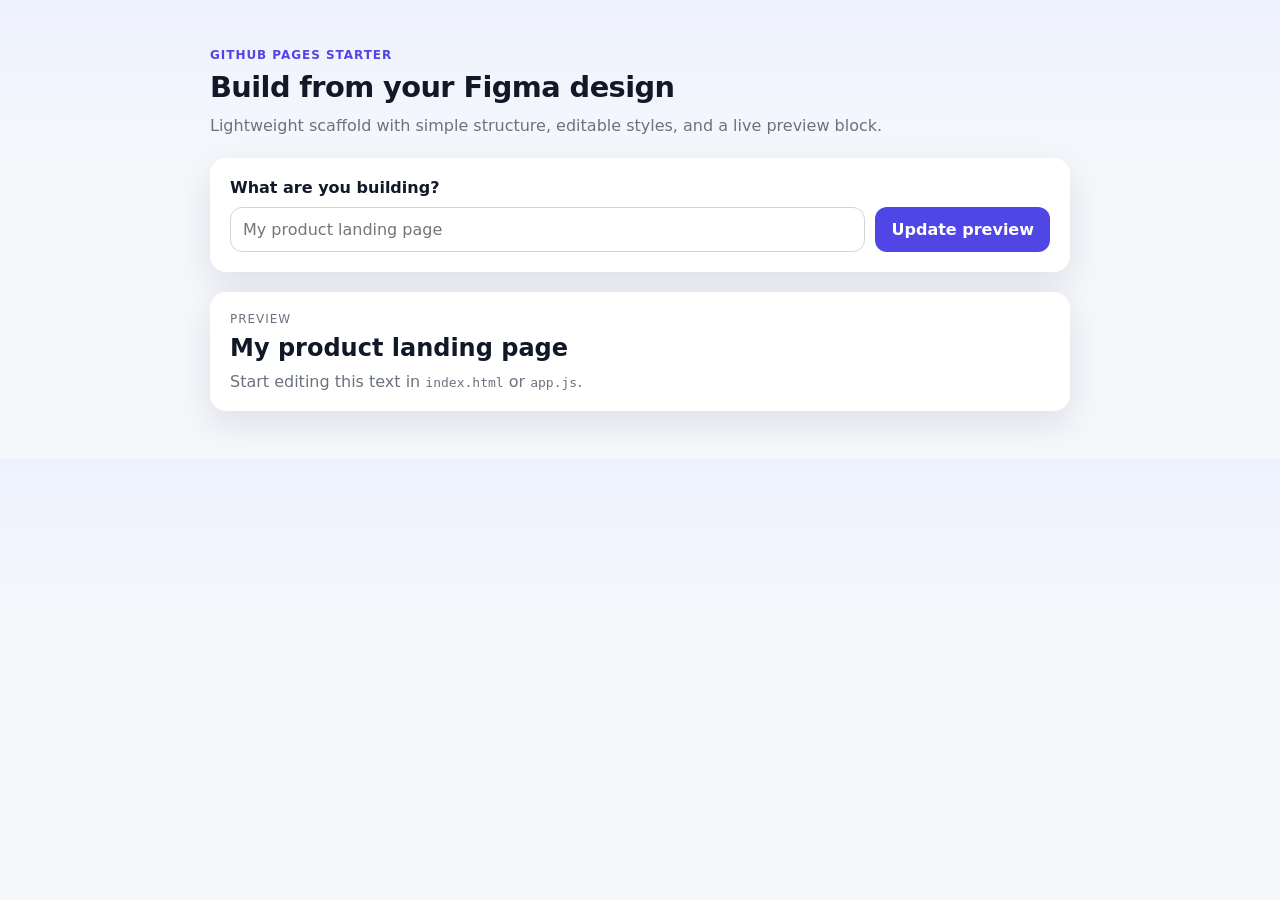
<file: index.html>
<!doctype html>
<html lang="en">
  <head>
    <meta charset="UTF-8" />
    <meta name="viewport" content="width=device-width, initial-scale=1.0" />
    <title>App Starter</title>
    <link rel="stylesheet" href="./styles.css" />
  </head>
  <body>
    <main class="app-shell">
      <header class="app-header">
        <p class="eyebrow">GitHub Pages Starter</p>
        <h1>Build from your Figma design</h1>
        <p class="subhead">
          Lightweight scaffold with simple structure, editable styles, and a live preview block.
        </p>
      </header>

      <section class="card">
        <label for="titleInput">What are you building?</label>
        <div class="controls">
          <input id="titleInput" type="text" placeholder="My product landing page" />
          <button id="updateButton" type="button">Update preview</button>
        </div>
      </section>

      <section class="card preview">
        <p class="preview-label">Preview</p>
        <h2 id="previewTitle">My product landing page</h2>
        <p class="preview-copy">Start editing this text in <code>index.html</code> or <code>app.js</code>.</p>
      </section>
    </main>

    <script src="./app.js"></script>
  </body>
</html>
</file>
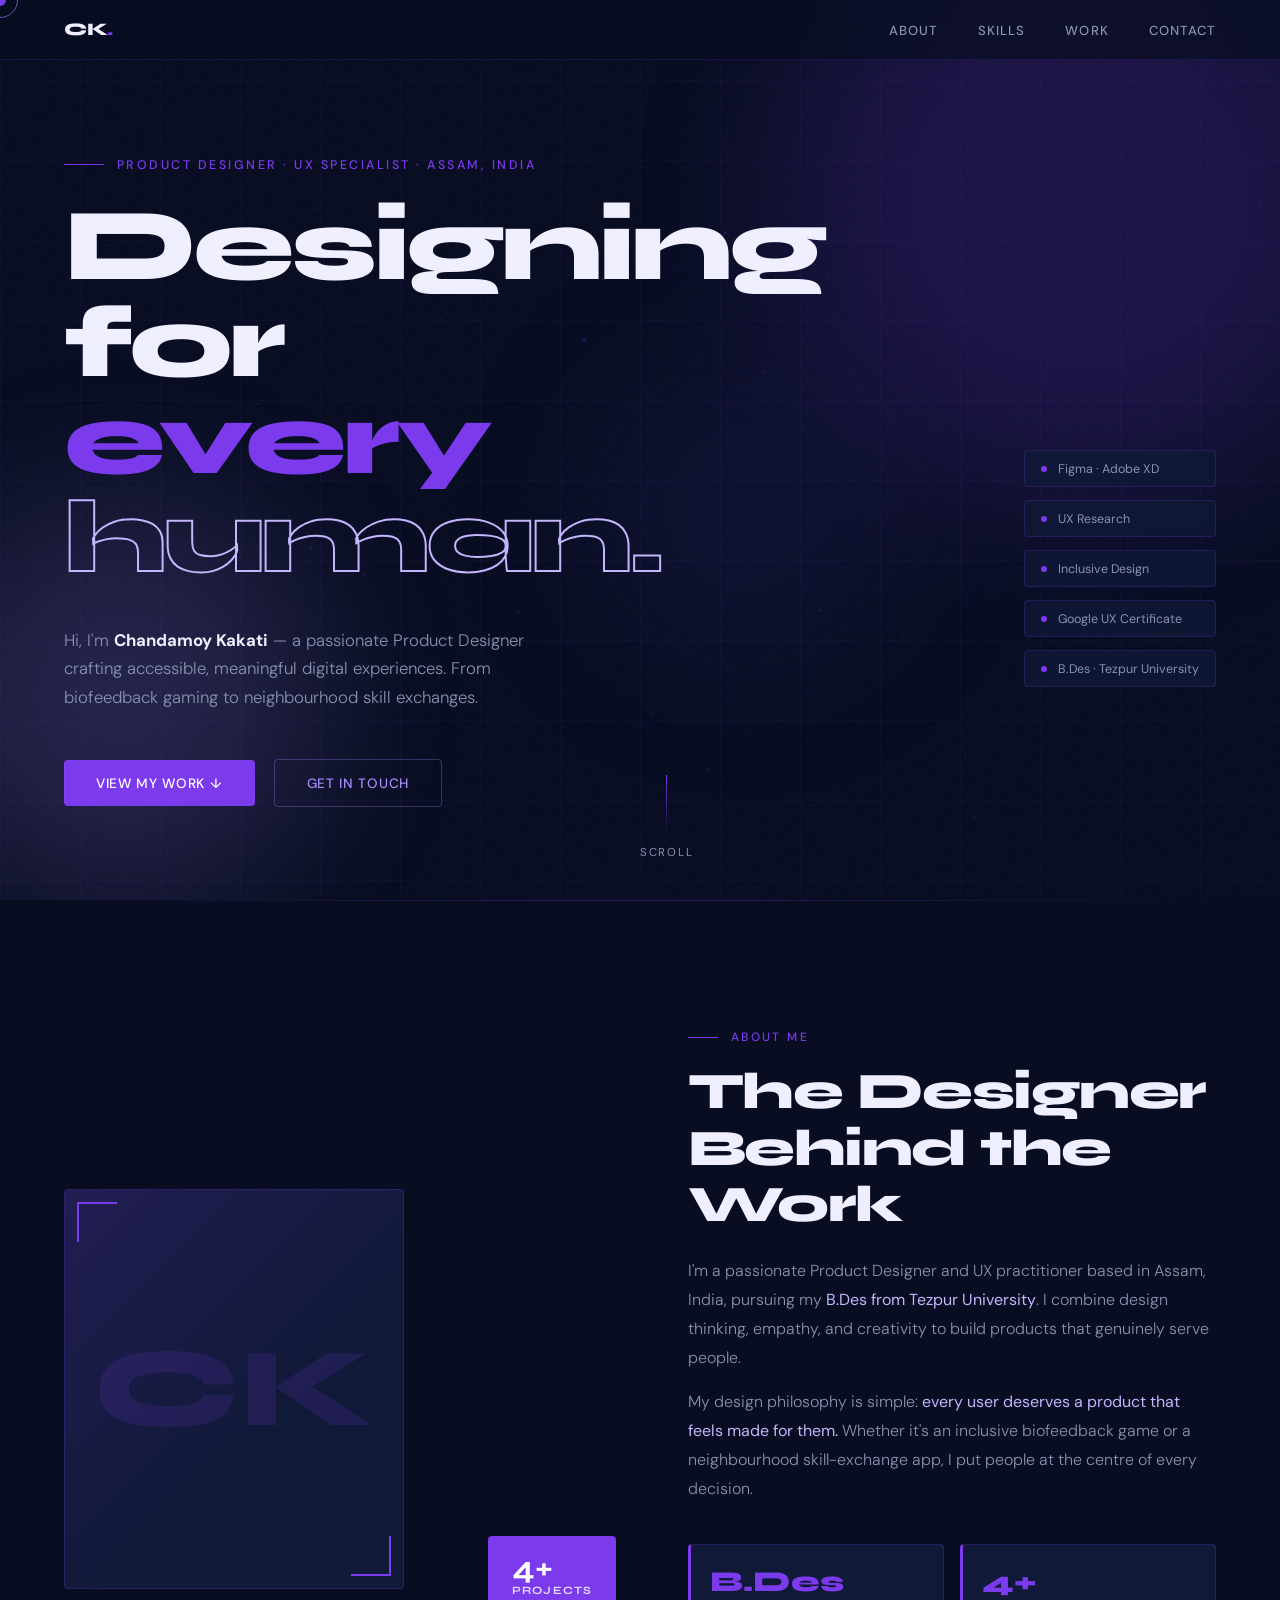
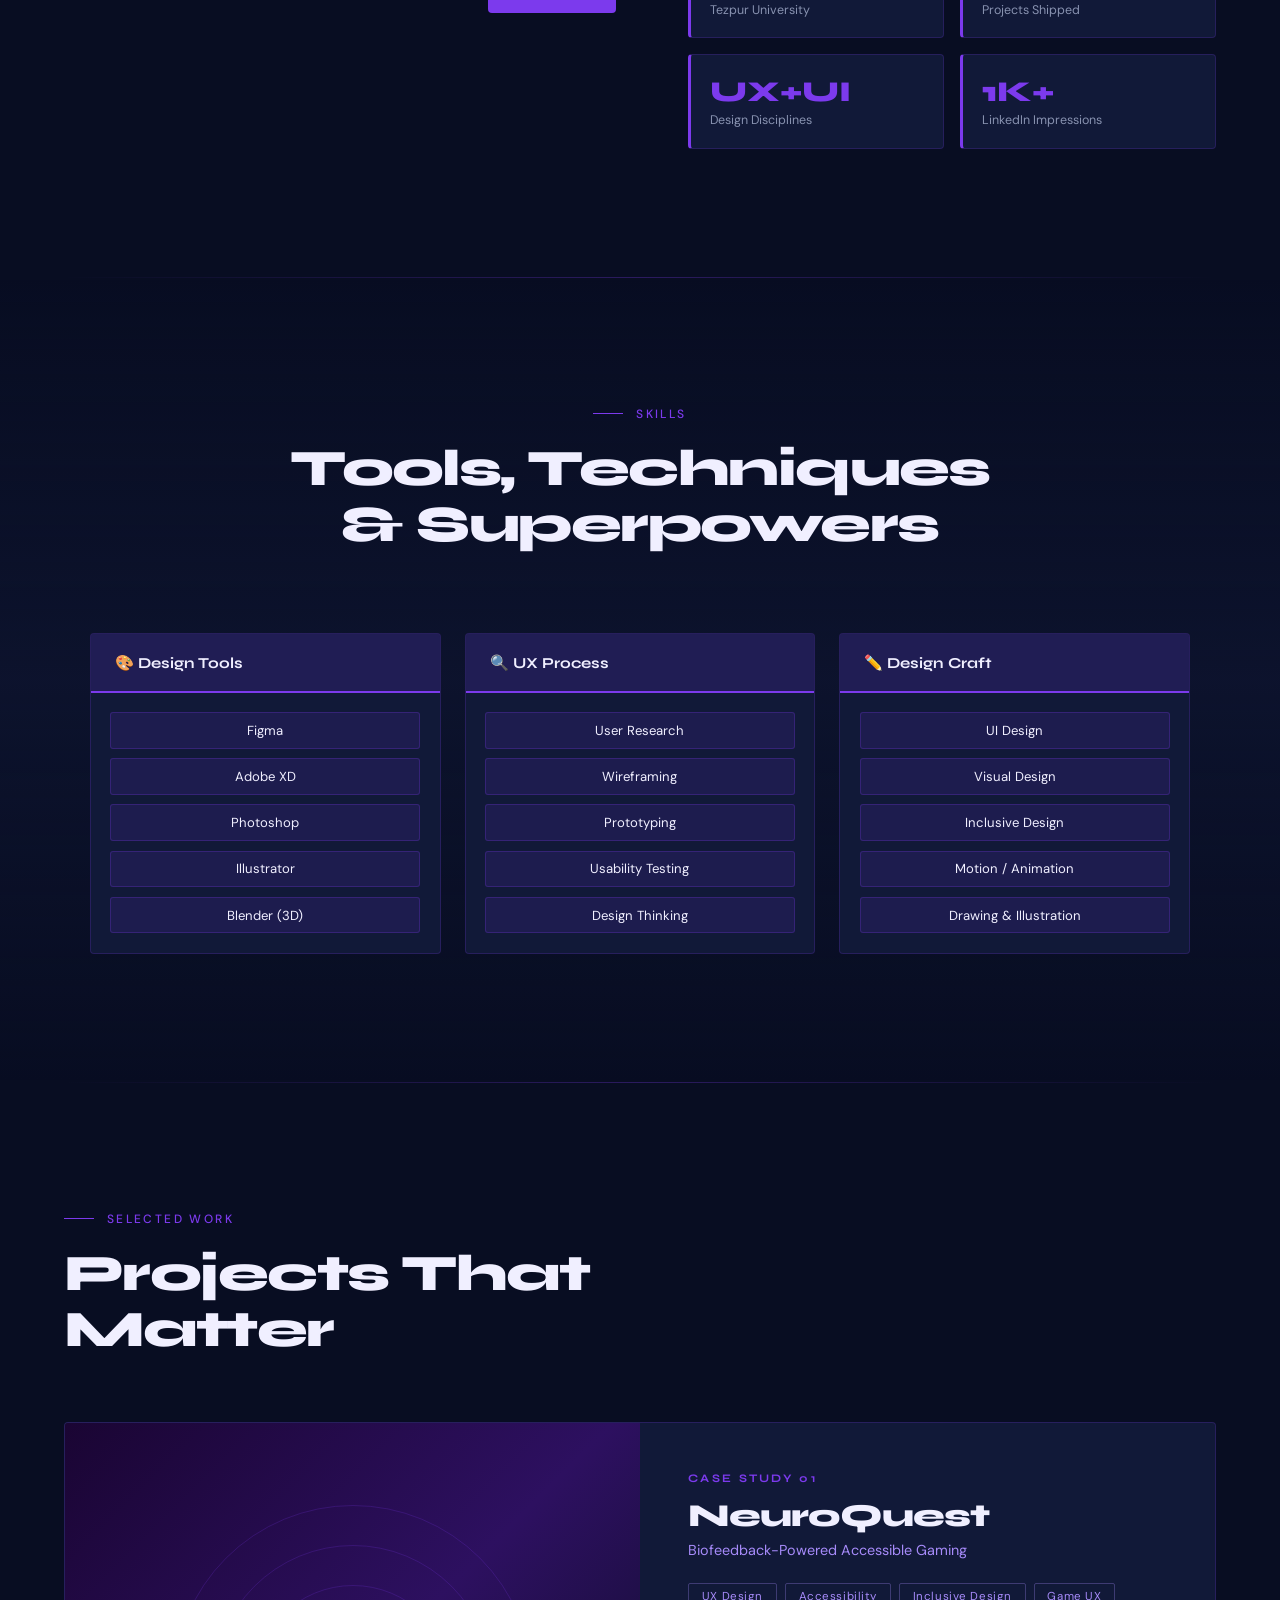
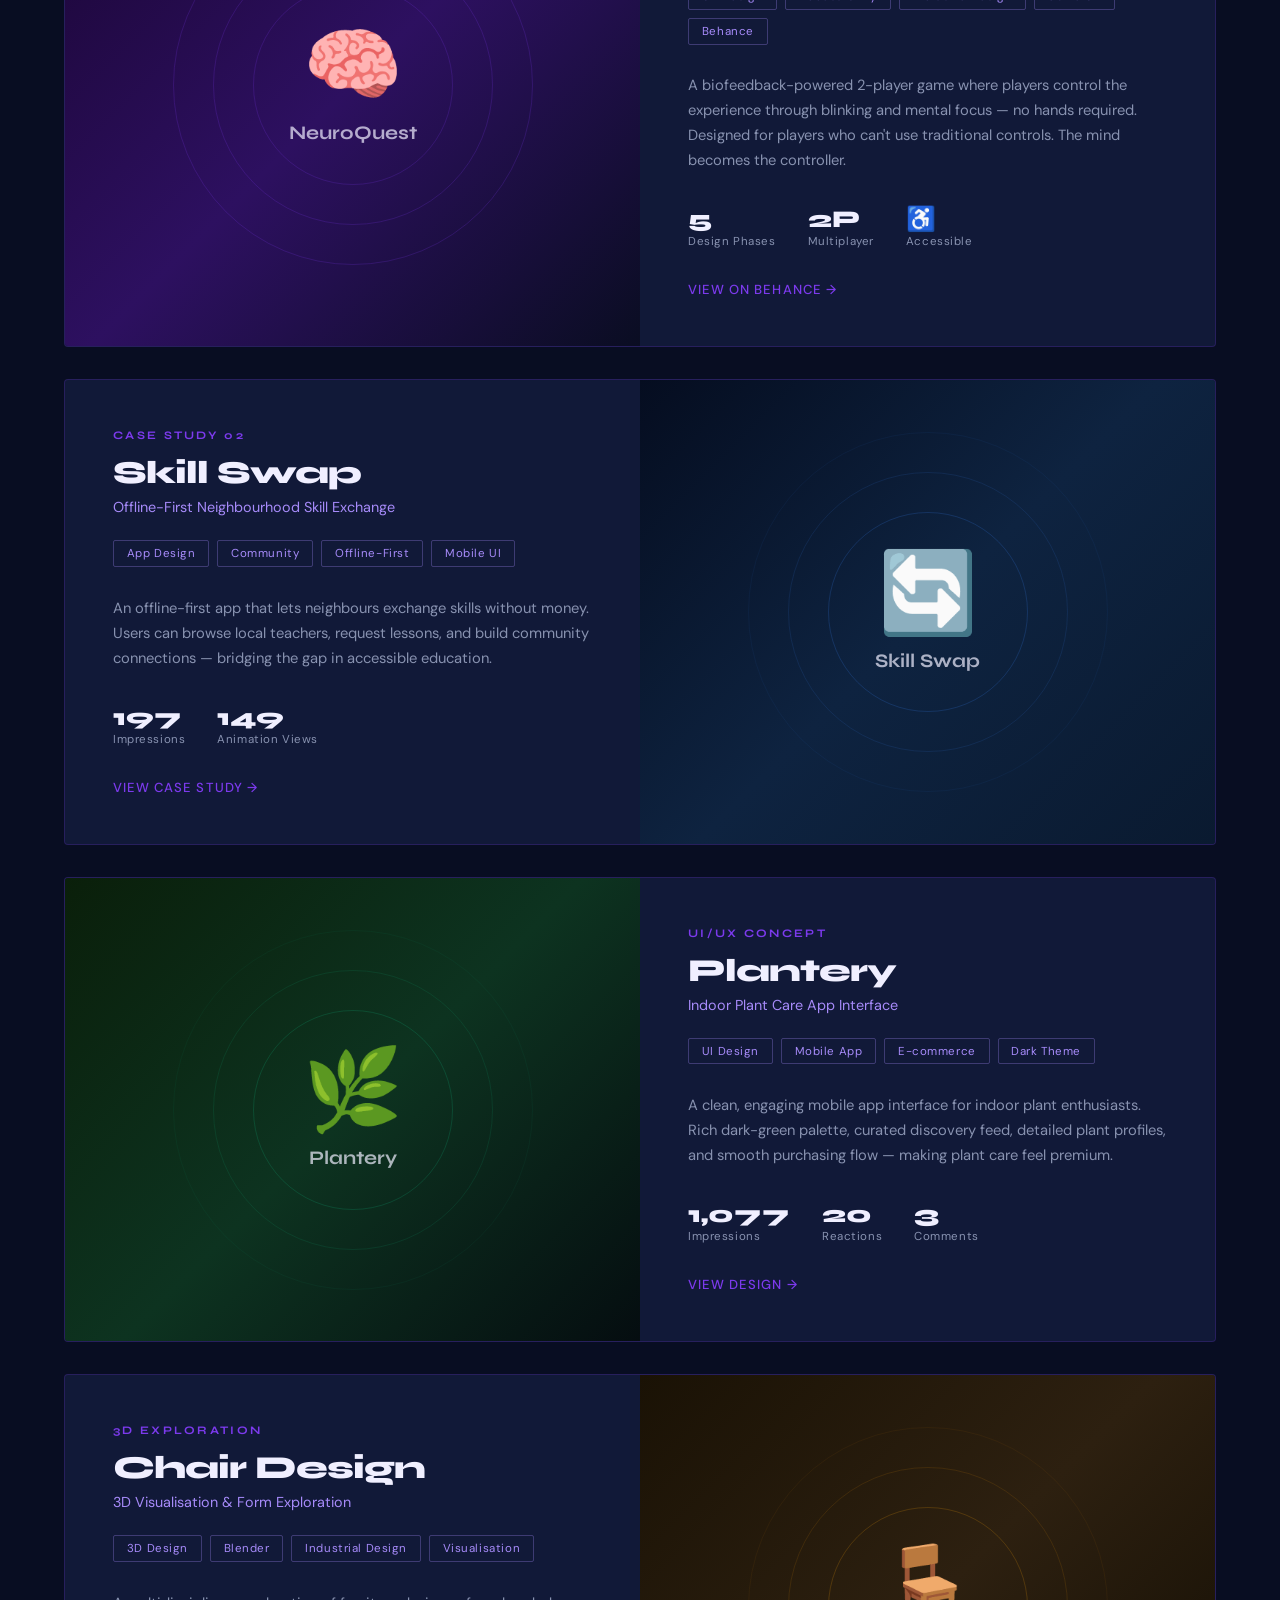
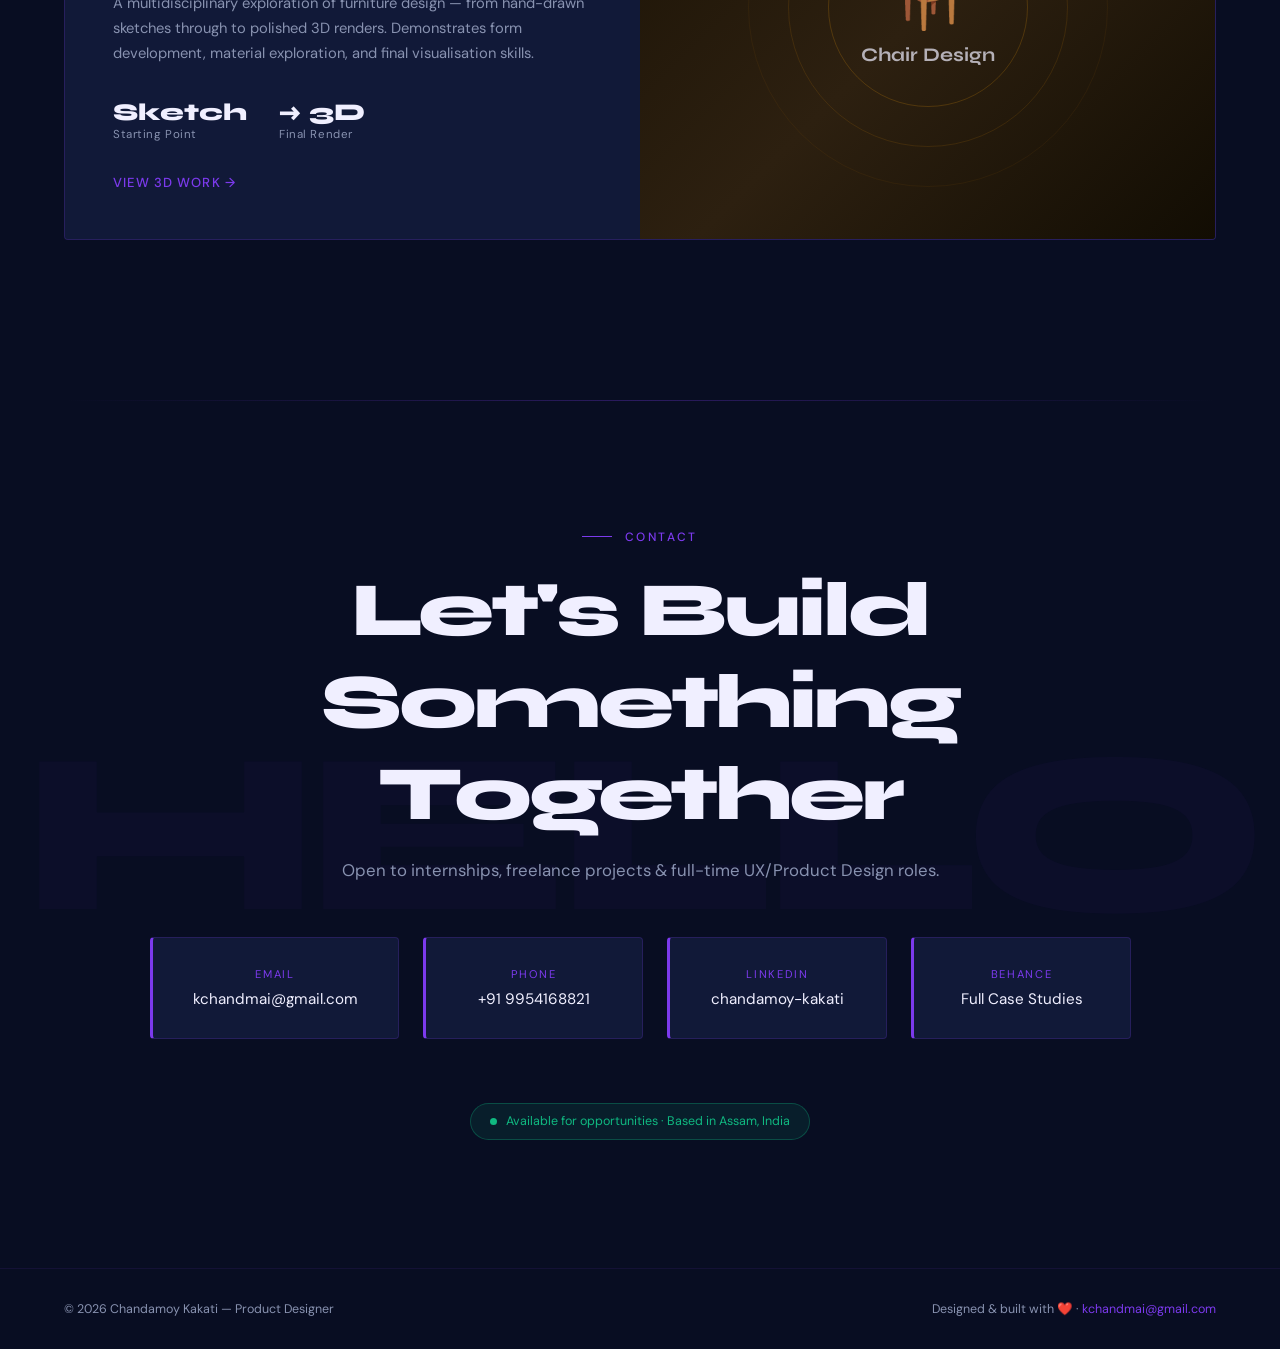
<file: index.html.html>
<!DOCTYPE html>
<html lang="en">
<head>
<meta charset="UTF-8"/>
<meta name="viewport" content="width=device-width, initial-scale=1.0"/>
<title>Chandamoy Kakati — Product Designer</title>
<link rel="preconnect" href="https://fonts.googleapis.com"/>
<link href="https://fonts.googleapis.com/css2?family=Syne:wght@400;600;700;800&family=DM+Sans:ital,wght@0,300;0,400;0,500;1,300&display=swap" rel="stylesheet"/>
<style>
  :root {
    --navy: #080d22;
    --navy2: #0e1535;
    --violet: #7c3aed;
    --violet2: #6d28d9;
    --lilac: #a78bfa;
    --lilac2: #c4b5fd;
    --white: #f0efff;
    --gray: #8892b0;
    --card: #111938;
    --green: #10b981;
    --amber: #f59e0b;
  }

  *, *::before, *::after { margin: 0; padding: 0; box-sizing: border-box; }

  html { scroll-behavior: smooth; }

  body {
    background: var(--navy);
    color: var(--white);
    font-family: 'DM Sans', sans-serif;
    overflow-x: hidden;
    cursor: none;
  }

  /* ── Custom Cursor ── */
  #cursor {
    width: 12px; height: 12px;
    background: var(--violet);
    border-radius: 50%;
    position: fixed; top: 0; left: 0;
    pointer-events: none; z-index: 9999;
    transition: transform 0.15s ease, background 0.2s;
    transform: translate(-50%,-50%);
  }
  #cursor-ring {
    width: 36px; height: 36px;
    border: 1.5px solid var(--lilac);
    border-radius: 50%;
    position: fixed; top: 0; left: 0;
    pointer-events: none; z-index: 9998;
    transition: transform 0.35s cubic-bezier(.23,1,.32,1), opacity 0.3s;
    transform: translate(-50%,-50%);
    opacity: 0.6;
  }
  body:hover #cursor { opacity: 1; }

  /* ── Noise Overlay ── */
  body::before {
    content: '';
    position: fixed; inset: 0;
    background-image: url("data:image/svg+xml,%3Csvg viewBox='0 0 256 256' xmlns='http://www.w3.org/2000/svg'%3E%3Cfilter id='noise'%3E%3CfeTurbulence type='fractalNoise' baseFrequency='0.9' numOctaves='4' stitchTiles='stitch'/%3E%3C/filter%3E%3Crect width='100%25' height='100%25' filter='url(%23noise)' opacity='0.04'/%3E%3C/svg%3E");
    pointer-events: none; z-index: 0; opacity: 0.4;
  }

  /* ── Nav ── */
  nav {
    position: fixed; top: 0; left: 0; right: 0; z-index: 100;
    padding: 1.2rem 4rem;
    display: flex; align-items: center; justify-content: space-between;
    backdrop-filter: blur(20px);
    background: rgba(8,13,34,0.7);
    border-bottom: 1px solid rgba(124,58,237,0.15);
    transition: all 0.3s;
  }
  .nav-logo {
    font-family: 'Syne', sans-serif;
    font-weight: 800; font-size: 1.1rem;
    color: var(--white);
    letter-spacing: -0.02em;
    text-decoration: none;
  }
  .nav-logo span { color: var(--violet); }
  .nav-links { display: flex; gap: 2.5rem; list-style: none; }
  .nav-links a {
    font-size: 0.82rem; font-weight: 500;
    color: var(--gray); text-decoration: none;
    letter-spacing: 0.08em; text-transform: uppercase;
    transition: color 0.2s;
    position: relative;
  }
  .nav-links a::after {
    content: ''; position: absolute; bottom: -4px; left: 0; right: 0; height: 1px;
    background: var(--violet); transform: scaleX(0); transform-origin: right;
    transition: transform 0.3s ease;
  }
  .nav-links a:hover { color: var(--white); }
  .nav-links a:hover::after { transform: scaleX(1); transform-origin: left; }

  /* ── Sections ── */
  section { position: relative; z-index: 1; }

  /* ── HERO ── */
  #hero {
    min-height: 100vh;
    display: flex; flex-direction: column; justify-content: center;
    padding: 8rem 4rem 4rem;
    overflow: hidden;
  }

  /* Animated background blobs */
  .blob {
    position: absolute; border-radius: 50%;
    filter: blur(80px); opacity: 0.18;
    animation: blobFloat 8s ease-in-out infinite alternate;
    pointer-events: none;
  }
  .blob-1 { width: 600px; height: 600px; background: var(--violet); top: -100px; right: -100px; animation-delay: 0s; }
  .blob-2 { width: 400px; height: 400px; background: var(--lilac); bottom: 0; left: -80px; animation-delay: -3s; }
  .blob-3 { width: 300px; height: 300px; background: #312e81; top: 40%; right: 30%; animation-delay: -5s; }

  @keyframes blobFloat {
    0% { transform: translate(0,0) scale(1); }
    100% { transform: translate(30px,-40px) scale(1.08); }
  }

  /* Grid lines */
  .grid-bg {
    position: absolute; inset: 0;
    background-image: linear-gradient(rgba(124,58,237,0.06) 1px, transparent 1px),
                      linear-gradient(90deg, rgba(124,58,237,0.06) 1px, transparent 1px);
    background-size: 80px 80px;
    pointer-events: none;
  }

  .hero-eyebrow {
    font-size: 0.78rem; font-weight: 500; letter-spacing: 0.2em;
    text-transform: uppercase; color: var(--violet);
    margin-bottom: 1.5rem;
    opacity: 0; animation: fadeUp 0.8s 0.2s forwards;
    display: flex; align-items: center; gap: 0.8rem;
  }
  .hero-eyebrow::before {
    content: ''; display: inline-block; width: 40px; height: 1px; background: var(--violet);
  }

  .hero-title {
    font-family: 'Syne', sans-serif;
    font-size: clamp(3.5rem, 8vw, 7.5rem);
    font-weight: 800; line-height: 0.95;
    letter-spacing: -0.04em;
    max-width: 900px;
  }
  .hero-title .line {
    display: block; overflow: hidden;
  }
  .hero-title .line span {
    display: block;
    opacity: 0; transform: translateY(100%);
    animation: slideUp 0.9s cubic-bezier(.16,1,.3,1) forwards;
  }
  .hero-title .line:nth-child(1) span { animation-delay: 0.3s; }
  .hero-title .line:nth-child(2) span { animation-delay: 0.45s; }
  .hero-title .line:nth-child(3) span { animation-delay: 0.6s; }

  .hero-title .accent { color: var(--violet); }
  .hero-title .outline {
    -webkit-text-stroke: 2px var(--lilac2);
    color: transparent;
  }

  .hero-sub {
    margin-top: 2.5rem; max-width: 520px;
    font-size: 1.05rem; font-weight: 300; line-height: 1.7; color: var(--gray);
    opacity: 0; animation: fadeUp 0.8s 0.9s forwards;
  }

  .hero-cta {
    margin-top: 3rem; display: flex; gap: 1.2rem; align-items: center;
    opacity: 0; animation: fadeUp 0.8s 1.1s forwards;
  }
  .btn-primary {
    display: inline-flex; align-items: center; gap: 0.5rem;
    background: var(--violet); color: #fff;
    padding: 0.9rem 2rem; border-radius: 4px;
    font-size: 0.85rem; font-weight: 500; letter-spacing: 0.05em;
    text-decoration: none; text-transform: uppercase;
    transition: all 0.25s; position: relative; overflow: hidden;
  }
  .btn-primary::before {
    content: ''; position: absolute; inset: 0;
    background: rgba(255,255,255,0.1);
    transform: translateX(-100%); transition: transform 0.3s;
  }
  .btn-primary:hover::before { transform: translateX(0); }
  .btn-primary:hover { transform: translateY(-2px); box-shadow: 0 12px 40px rgba(124,58,237,0.4); }

  .btn-ghost {
    display: inline-flex; align-items: center; gap: 0.5rem;
    border: 1px solid rgba(167,139,250,0.3); color: var(--lilac);
    padding: 0.9rem 2rem; border-radius: 4px;
    font-size: 0.85rem; font-weight: 500; letter-spacing: 0.05em;
    text-decoration: none; text-transform: uppercase;
    transition: all 0.25s;
  }
  .btn-ghost:hover { border-color: var(--lilac); background: rgba(167,139,250,0.08); transform: translateY(-2px); }

  /* Floating tags */
  .hero-tags {
    position: absolute; right: 4rem; top: 50%; transform: translateY(-50%);
    display: flex; flex-direction: column; gap: 0.8rem;
    opacity: 0; animation: fadeLeft 0.8s 1.3s forwards;
  }
  .hero-tag {
    display: flex; align-items: center; gap: 0.7rem;
    background: rgba(17,25,56,0.8); border: 1px solid rgba(124,58,237,0.2);
    padding: 0.6rem 1rem; border-radius: 4px;
    font-size: 0.78rem; color: var(--gray);
    backdrop-filter: blur(10px);
  }
  .hero-tag .dot { width: 6px; height: 6px; border-radius: 50%; background: var(--violet); }

  /* Scroll indicator */
  .scroll-hint {
    position: absolute; bottom: 2.5rem; left: 50%; transform: translateX(-50%);
    display: flex; flex-direction: column; align-items: center; gap: 0.6rem;
    font-size: 0.72rem; letter-spacing: 0.15em; text-transform: uppercase; color: var(--gray);
    opacity: 0; animation: fadeUp 0.8s 1.6s forwards;
  }
  .scroll-line {
    width: 1px; height: 60px;
    background: linear-gradient(to bottom, var(--violet), transparent);
    animation: scrollPulse 2s ease-in-out infinite;
  }
  @keyframes scrollPulse {
    0%,100% { opacity: 1; transform: scaleY(1); }
    50% { opacity: 0.4; transform: scaleY(0.6); }
  }

  /* ── ABOUT ── */
  #about {
    padding: 8rem 4rem;
    display: grid; grid-template-columns: 1fr 1fr; gap: 6rem; align-items: center;
  }

  .about-left { position: relative; }

  .about-avatar {
    width: 340px; height: 400px;
    background: var(--card);
    border: 1px solid rgba(124,58,237,0.25);
    border-radius: 4px;
    position: relative; overflow: hidden;
    display: flex; align-items: center; justify-content: center;
  }
  .about-avatar::before {
    content: 'CK';
    font-family: 'Syne', sans-serif;
    font-size: 7rem; font-weight: 800;
    color: rgba(124,58,237,0.15);
    position: absolute;
  }
  .about-avatar-inner {
    position: absolute; inset: 0;
    background: linear-gradient(135deg, rgba(124,58,237,0.15) 0%, transparent 60%);
  }
  .about-avatar .corner {
    position: absolute; width: 40px; height: 40px;
    border-color: var(--violet); border-style: solid;
  }
  .about-avatar .corner-tl { top: 12px; left: 12px; border-width: 2px 0 0 2px; }
  .about-avatar .corner-br { bottom: 12px; right: 12px; border-width: 0 2px 2px 0; }

  .about-badge {
    position: absolute; bottom: -1.5rem; right: -1.5rem;
    background: var(--violet); color: #fff;
    padding: 1rem 1.5rem; border-radius: 4px;
    font-family: 'Syne', sans-serif; font-weight: 700;
  }
  .about-badge .num { font-size: 2rem; line-height: 1; }
  .about-badge .label { font-size: 0.7rem; letter-spacing: 0.1em; text-transform: uppercase; opacity: 0.8; }

  .section-eyebrow {
    font-size: 0.75rem; font-weight: 500; letter-spacing: 0.2em;
    text-transform: uppercase; color: var(--violet);
    margin-bottom: 1.2rem;
    display: flex; align-items: center; gap: 0.8rem;
  }
  .section-eyebrow::before { content: ''; width: 30px; height: 1px; background: var(--violet); }

  .section-title {
    font-family: 'Syne', sans-serif;
    font-size: clamp(2rem, 4vw, 3.2rem);
    font-weight: 800; line-height: 1.1; letter-spacing: -0.03em;
    margin-bottom: 1.5rem;
  }

  .about-text { color: var(--gray); line-height: 1.8; font-weight: 300; margin-bottom: 1rem; }
  .about-text em { color: var(--lilac2); font-style: normal; font-weight: 400; }

  .about-stats {
    display: grid; grid-template-columns: 1fr 1fr; gap: 1rem; margin-top: 2.5rem;
  }
  .stat-card {
    background: var(--card); border: 1px solid rgba(124,58,237,0.2);
    padding: 1.2rem; border-radius: 4px;
    border-left: 3px solid var(--violet);
    transition: transform 0.25s, box-shadow 0.25s;
  }
  .stat-card:hover { transform: translateY(-3px); box-shadow: 0 8px 30px rgba(124,58,237,0.2); }
  .stat-card .val { font-family: 'Syne', sans-serif; font-size: 1.8rem; font-weight: 800; color: var(--violet); }
  .stat-card .lbl { font-size: 0.78rem; color: var(--gray); margin-top: 0.2rem; }

  /* ── SKILLS ── */
  #skills {
    padding: 8rem 4rem;
    background: linear-gradient(180deg, transparent, rgba(17,25,56,0.5), transparent);
  }
  .skills-header { text-align: center; margin-bottom: 5rem; }

  .skills-grid {
    display: grid; grid-template-columns: repeat(3, 1fr); gap: 1.5rem;
    max-width: 1100px; margin: 0 auto;
  }
  .skill-col {
    background: var(--card);
    border: 1px solid rgba(124,58,237,0.2);
    border-radius: 4px; overflow: hidden;
    transition: transform 0.3s, box-shadow 0.3s;
  }
  .skill-col:hover { transform: translateY(-6px); box-shadow: 0 20px 60px rgba(124,58,237,0.2); }
  .skill-col-header {
    background: rgba(124,58,237,0.15);
    border-bottom: 2px solid var(--violet);
    padding: 1.2rem 1.5rem;
    font-family: 'Syne', sans-serif; font-weight: 700; font-size: 0.95rem;
    display: flex; align-items: center; gap: 0.7rem;
  }
  .skill-col-body { padding: 1.2rem; display: flex; flex-direction: column; gap: 0.6rem; }
  .skill-pill {
    background: rgba(124,58,237,0.12);
    border: 1px solid rgba(124,58,237,0.25);
    padding: 0.55rem 1rem; border-radius: 3px;
    font-size: 0.82rem; color: var(--white); text-align: center;
    transition: all 0.2s;
  }
  .skill-pill:hover { background: rgba(124,58,237,0.3); border-color: var(--violet); color: var(--lilac2); }

  /* ── PROJECTS ── */
  #projects { padding: 8rem 4rem; }
  .projects-header { margin-bottom: 4rem; }

  .project-card {
    display: grid; grid-template-columns: 1fr 1fr; gap: 0;
    background: var(--card);
    border: 1px solid rgba(124,58,237,0.2);
    border-radius: 4px; overflow: hidden;
    margin-bottom: 2rem;
    transition: transform 0.3s, box-shadow 0.3s;
    opacity: 0; transform: translateY(40px);
    transition: opacity 0.7s ease, transform 0.7s ease, box-shadow 0.3s;
  }
  .project-card.visible { opacity: 1; transform: translateY(0); }
  .project-card:hover { box-shadow: 0 24px 80px rgba(124,58,237,0.25); }
  .project-card.reverse { direction: rtl; }
  .project-card.reverse > * { direction: ltr; }

  .project-visual {
    min-height: 360px;
    display: flex; align-items: center; justify-content: center;
    position: relative; overflow: hidden;
  }
  .project-visual.neuroquest {
    background: linear-gradient(135deg, #1a0533, #2d1060, #0a0d22);
  }
  .project-visual.skillswap {
    background: linear-gradient(135deg, #050d20, #0e2340, #0a1a30);
  }
  .project-visual.plantery {
    background: linear-gradient(135deg, #0a1f0a, #0d3320, #050d10);
  }
  .project-visual.chair {
    background: linear-gradient(135deg, #1a1205, #2d2010, #120d03);
  }

  .project-visual-inner {
    text-align: center; padding: 2rem;
    position: relative; z-index: 1;
  }
  .project-icon {
    font-size: 5rem; line-height: 1;
    display: block; margin-bottom: 1rem;
    animation: floatIcon 4s ease-in-out infinite;
  }
  @keyframes floatIcon {
    0%,100% { transform: translateY(0); }
    50% { transform: translateY(-12px); }
  }
  .project-title-bg {
    font-family: 'Syne', sans-serif; font-size: 2rem; font-weight: 800;
    opacity: 0.08; position: absolute; inset: 0;
    display: flex; align-items: center; justify-content: center;
    font-size: 5rem; white-space: nowrap;
  }

  /* Animated rings */
  .ring {
    position: absolute; border-radius: 50%;
    border: 1px solid rgba(124,58,237,0.2);
    animation: ringPulse 4s ease-in-out infinite;
  }
  .ring-1 { width: 200px; height: 200px; top: 50%; left: 50%; transform: translate(-50%,-50%); animation-delay: 0s; }
  .ring-2 { width: 280px; height: 280px; top: 50%; left: 50%; transform: translate(-50%,-50%); animation-delay: 0.5s; }
  .ring-3 { width: 360px; height: 360px; top: 50%; left: 50%; transform: translate(-50%,-50%); animation-delay: 1s; }
  @keyframes ringPulse {
    0%,100% { opacity: 0.3; transform: translate(-50%,-50%) scale(1); }
    50% { opacity: 0.08; transform: translate(-50%,-50%) scale(1.05); }
  }

  .project-info { padding: 3rem; display: flex; flex-direction: column; justify-content: center; }
  .project-num {
    font-family: 'Syne', sans-serif; font-size: 0.72rem; font-weight: 700;
    letter-spacing: 0.2em; text-transform: uppercase; color: var(--violet);
    margin-bottom: 0.8rem;
  }
  .project-name {
    font-family: 'Syne', sans-serif;
    font-size: 2rem; font-weight: 800; letter-spacing: -0.03em;
    margin-bottom: 0.5rem; line-height: 1.1;
  }
  .project-tagline { color: var(--lilac); font-size: 0.9rem; margin-bottom: 1.5rem; }

  .project-tags { display: flex; flex-wrap: wrap; gap: 0.5rem; margin-bottom: 1.8rem; }
  .tag {
    font-size: 0.72rem; padding: 0.3rem 0.8rem;
    border: 1px solid rgba(167,139,250,0.3); border-radius: 2px;
    color: var(--lilac); letter-spacing: 0.05em;
  }

  .project-desc { color: var(--gray); line-height: 1.7; font-size: 0.92rem; margin-bottom: 2rem; }

  .project-metrics { display: flex; gap: 2rem; margin-bottom: 2rem; }
  .metric { }
  .metric .val { font-family: 'Syne', sans-serif; font-size: 1.5rem; font-weight: 800; color: var(--white); }
  .metric .lbl { font-size: 0.72rem; color: var(--gray); letter-spacing: 0.05em; }

  .project-link {
    display: inline-flex; align-items: center; gap: 0.5rem;
    color: var(--violet); font-size: 0.82rem; font-weight: 500;
    letter-spacing: 0.08em; text-transform: uppercase; text-decoration: none;
    transition: gap 0.2s, color 0.2s;
  }
  .project-link:hover { gap: 0.9rem; color: var(--lilac); }

  /* ── CONTACT ── */
  #contact {
    padding: 8rem 4rem;
    text-align: center;
    position: relative; overflow: hidden;
  }
  .contact-bg-text {
    position: absolute; top: 50%; left: 50%; transform: translate(-50%,-50%);
    font-family: 'Syne', sans-serif; font-size: clamp(6rem, 18vw, 16rem);
    font-weight: 800; color: rgba(124,58,237,0.04);
    white-space: nowrap; pointer-events: none; letter-spacing: -0.05em;
    user-select: none;
  }

  .contact-title {
    font-family: 'Syne', sans-serif;
    font-size: clamp(2.5rem, 6vw, 5rem);
    font-weight: 800; letter-spacing: -0.04em;
    margin-bottom: 1.2rem; position: relative; z-index: 1;
  }
  .contact-sub { color: var(--gray); font-size: 1.05rem; margin-bottom: 3.5rem; position: relative; z-index: 1; }

  .contact-cards {
    display: flex; justify-content: center; gap: 1.5rem; flex-wrap: wrap;
    margin-bottom: 4rem; position: relative; z-index: 1;
  }
  .contact-card {
    background: var(--card); border: 1px solid rgba(124,58,237,0.2);
    padding: 1.8rem 2.5rem; border-radius: 4px;
    min-width: 220px;
    transition: all 0.3s;
    border-left: 3px solid var(--violet);
  }
  .contact-card:hover { transform: translateY(-4px); box-shadow: 0 12px 40px rgba(124,58,237,0.25); border-color: var(--violet); }
  .contact-card .c-label { font-size: 0.7rem; letter-spacing: 0.15em; text-transform: uppercase; color: var(--violet); margin-bottom: 0.5rem; }
  .contact-card .c-val { font-size: 0.95rem; color: var(--white); font-weight: 400; }

  .contact-availability {
    display: inline-flex; align-items: center; gap: 0.6rem;
    background: rgba(16,185,129,0.1); border: 1px solid rgba(16,185,129,0.3);
    padding: 0.6rem 1.2rem; border-radius: 100px;
    font-size: 0.78rem; color: var(--green);
    position: relative; z-index: 1;
  }
  .avail-dot {
    width: 7px; height: 7px; border-radius: 50%; background: var(--green);
    animation: ping 1.5s ease-in-out infinite;
  }
  @keyframes ping {
    0%,100% { box-shadow: 0 0 0 0 rgba(16,185,129,0.4); }
    50% { box-shadow: 0 0 0 6px rgba(16,185,129,0); }
  }

  /* ── Footer ── */
  footer {
    padding: 2rem 4rem;
    border-top: 1px solid rgba(124,58,237,0.1);
    display: flex; justify-content: space-between; align-items: center;
    font-size: 0.78rem; color: var(--gray);
    position: relative; z-index: 1;
  }
  footer a { color: var(--violet); text-decoration: none; }

  /* ── Animations ── */
  @keyframes fadeUp {
    from { opacity: 0; transform: translateY(20px); }
    to   { opacity: 1; transform: translateY(0); }
  }
  @keyframes slideUp {
    from { opacity: 0; transform: translateY(100%); }
    to   { opacity: 1; transform: translateY(0); }
  }
  @keyframes fadeLeft {
    from { opacity: 0; transform: translateX(30px); }
    to   { opacity: 1; transform: translateX(0); }
  }

  /* Scroll reveal */
  .reveal {
    opacity: 0; transform: translateY(40px);
    transition: opacity 0.8s ease, transform 0.8s ease;
  }
  .reveal.visible { opacity: 1; transform: translateY(0); }
  .reveal-delay-1 { transition-delay: 0.1s; }
  .reveal-delay-2 { transition-delay: 0.2s; }
  .reveal-delay-3 { transition-delay: 0.3s; }
  .reveal-delay-4 { transition-delay: 0.4s; }

  /* ── Divider ── */
  .divider {
    height: 1px;
    background: linear-gradient(to right, transparent, rgba(124,58,237,0.3), transparent);
    margin: 0 4rem;
  }

  /* ── Progress bar ── */
  #progress {
    position: fixed; top: 0; left: 0; height: 2px;
    background: linear-gradient(to right, var(--violet), var(--lilac));
    z-index: 999; transition: width 0.1s;
    width: 0%;
  }

  /* ── Particle canvas ── */
  #particles { position: fixed; inset: 0; pointer-events: none; z-index: 0; opacity: 0.4; }
</style>
</head>
<body>

<div id="cursor"></div>
<div id="cursor-ring"></div>
<div id="progress"></div>
<canvas id="particles"></canvas>

<!-- NAV -->
<nav>
  <a href="#hero" class="nav-logo">CK<span>.</span></a>
  <ul class="nav-links">
    <li><a href="#about">About</a></li>
    <li><a href="#skills">Skills</a></li>
    <li><a href="#projects">Work</a></li>
    <li><a href="#contact">Contact</a></li>
  </ul>
</nav>

<!-- HERO -->
<section id="hero">
  <div class="blob blob-1"></div>
  <div class="blob blob-2"></div>
  <div class="blob blob-3"></div>
  <div class="grid-bg"></div>

  <p class="hero-eyebrow">Product Designer · UX Specialist · Assam, India</p>

  <h1 class="hero-title">
    <span class="line"><span>Designing</span></span>
    <span class="line"><span>for <span class="accent">every</span></span></span>
    <span class="line"><span class="outline">human.</span></span>
  </h1>

  <p class="hero-sub">
    Hi, I'm <strong style="color:var(--white)">Chandamoy Kakati</strong> — a passionate Product Designer crafting accessible, meaningful digital experiences. From biofeedback gaming to neighbourhood skill exchanges.
  </p>

  <div class="hero-cta">
    <a href="#projects" class="btn-primary">View My Work ↓</a>
    <a href="#contact" class="btn-ghost">Get in Touch</a>
  </div>

  <div class="hero-tags">
    <div class="hero-tag"><span class="dot"></span> Figma · Adobe XD</div>
    <div class="hero-tag"><span class="dot"></span> UX Research</div>
    <div class="hero-tag"><span class="dot"></span> Inclusive Design</div>
    <div class="hero-tag"><span class="dot"></span> Google UX Certificate</div>
    <div class="hero-tag"><span class="dot"></span> B.Des · Tezpur University</div>
  </div>

  <div class="scroll-hint">
    <div class="scroll-line"></div>
    Scroll
  </div>
</section>

<div class="divider"></div>

<!-- ABOUT -->
<section id="about">
  <div class="about-left reveal">
    <div class="about-avatar">
      <div class="about-avatar-inner"></div>
      <div class="corner corner-tl"></div>
      <div class="corner corner-br"></div>
    </div>
    <div class="about-badge">
      <div class="num">4+</div>
      <div class="label">Projects</div>
    </div>
  </div>

  <div class="about-right">
    <p class="section-eyebrow reveal">About Me</p>
    <h2 class="section-title reveal reveal-delay-1">The Designer<br/>Behind the Work</h2>
    <p class="about-text reveal reveal-delay-2">
      I'm a passionate Product Designer and UX practitioner based in Assam, India, pursuing my <em>B.Des from Tezpur University</em>. I combine design thinking, empathy, and creativity to build products that genuinely serve people.
    </p>
    <p class="about-text reveal reveal-delay-2">
      My design philosophy is simple: <em>every user deserves a product that feels made for them.</em> Whether it's an inclusive biofeedback game or a neighbourhood skill-exchange app, I put people at the centre of every decision.
    </p>
    <div class="about-stats reveal reveal-delay-3">
      <div class="stat-card"><div class="val">B.Des</div><div class="lbl">Tezpur University</div></div>
      <div class="stat-card"><div class="val">4+</div><div class="lbl">Projects Shipped</div></div>
      <div class="stat-card"><div class="val">UX+UI</div><div class="lbl">Design Disciplines</div></div>
      <div class="stat-card"><div class="val">1K+</div><div class="lbl">LinkedIn Impressions</div></div>
    </div>
  </div>
</section>

<div class="divider"></div>

<!-- SKILLS -->
<section id="skills">
  <div class="skills-header">
    <p class="section-eyebrow reveal" style="justify-content:center">Skills</p>
    <h2 class="section-title reveal reveal-delay-1">Tools, Techniques<br/>&amp; Superpowers</h2>
  </div>
  <div class="skills-grid">
    <div class="skill-col reveal">
      <div class="skill-col-header">🎨 Design Tools</div>
      <div class="skill-col-body">
        <div class="skill-pill">Figma</div>
        <div class="skill-pill">Adobe XD</div>
        <div class="skill-pill">Photoshop</div>
        <div class="skill-pill">Illustrator</div>
        <div class="skill-pill">Blender (3D)</div>
      </div>
    </div>
    <div class="skill-col reveal reveal-delay-1">
      <div class="skill-col-header">🔍 UX Process</div>
      <div class="skill-col-body">
        <div class="skill-pill">User Research</div>
        <div class="skill-pill">Wireframing</div>
        <div class="skill-pill">Prototyping</div>
        <div class="skill-pill">Usability Testing</div>
        <div class="skill-pill">Design Thinking</div>
      </div>
    </div>
    <div class="skill-col reveal reveal-delay-2">
      <div class="skill-col-header">✏️ Design Craft</div>
      <div class="skill-col-body">
        <div class="skill-pill">UI Design</div>
        <div class="skill-pill">Visual Design</div>
        <div class="skill-pill">Inclusive Design</div>
        <div class="skill-pill">Motion / Animation</div>
        <div class="skill-pill">Drawing & Illustration</div>
      </div>
    </div>
  </div>
</section>

<div class="divider"></div>

<!-- PROJECTS -->
<section id="projects">
  <div class="projects-header">
    <p class="section-eyebrow reveal">Selected Work</p>
    <h2 class="section-title reveal reveal-delay-1">Projects That<br/>Matter</h2>
  </div>

  <!-- NeuroQuest -->
  <div class="project-card reveal">
    <div class="project-visual neuroquest">
      <div class="ring ring-1"></div>
      <div class="ring ring-2"></div>
      <div class="ring ring-3"></div>
      <div class="project-visual-inner">
        <span class="project-icon">🧠</span>
        <div style="font-family:'Syne',sans-serif;font-size:1.2rem;font-weight:700;opacity:0.7;">NeuroQuest</div>
      </div>
    </div>
    <div class="project-info">
      <div class="project-num">Case Study 01</div>
      <h3 class="project-name">NeuroQuest</h3>
      <p class="project-tagline">Biofeedback-Powered Accessible Gaming</p>
      <div class="project-tags">
        <span class="tag">UX Design</span>
        <span class="tag">Accessibility</span>
        <span class="tag">Inclusive Design</span>
        <span class="tag">Game UX</span>
        <span class="tag">Behance</span>
      </div>
      <p class="project-desc">A biofeedback-powered 2-player game where players control the experience through blinking and mental focus — no hands required. Designed for players who can't use traditional controls. The mind becomes the controller.</p>
      <div class="project-metrics">
        <div class="metric"><div class="val">5</div><div class="lbl">Design Phases</div></div>
        <div class="metric"><div class="val">2P</div><div class="lbl">Multiplayer</div></div>
        <div class="metric"><div class="val">♿</div><div class="lbl">Accessible</div></div>
      </div>
      <a href="https://lnkd.in/gRC-bZuX" class="project-link" target="_blank">View on Behance →</a>
    </div>
  </div>

  <!-- Skill Swap -->
  <div class="project-card reverse reveal">
    <div class="project-visual skillswap">
      <div class="ring ring-1" style="border-color:rgba(59,130,246,0.2)"></div>
      <div class="ring ring-2" style="border-color:rgba(59,130,246,0.12)"></div>
      <div class="ring ring-3" style="border-color:rgba(59,130,246,0.06)"></div>
      <div class="project-visual-inner">
        <span class="project-icon">🔄</span>
        <div style="font-family:'Syne',sans-serif;font-size:1.2rem;font-weight:700;opacity:0.7;">Skill Swap</div>
      </div>
    </div>
    <div class="project-info">
      <div class="project-num">Case Study 02</div>
      <h3 class="project-name">Skill Swap</h3>
      <p class="project-tagline">Offline-First Neighbourhood Skill Exchange</p>
      <div class="project-tags">
        <span class="tag">App Design</span>
        <span class="tag">Community</span>
        <span class="tag">Offline-First</span>
        <span class="tag">Mobile UI</span>
      </div>
      <p class="project-desc">An offline-first app that lets neighbours exchange skills without money. Users can browse local teachers, request lessons, and build community connections — bridging the gap in accessible education.</p>
      <div class="project-metrics">
        <div class="metric"><div class="val">197</div><div class="lbl">Impressions</div></div>
        <div class="metric"><div class="val">149</div><div class="lbl">Animation Views</div></div>
      </div>
      <a href="#" class="project-link">View Case Study →</a>
    </div>
  </div>

  <!-- Plantery -->
  <div class="project-card reveal">
    <div class="project-visual plantery">
      <div class="ring ring-1" style="border-color:rgba(16,185,129,0.2)"></div>
      <div class="ring ring-2" style="border-color:rgba(16,185,129,0.12)"></div>
      <div class="ring ring-3" style="border-color:rgba(16,185,129,0.06)"></div>
      <div class="project-visual-inner">
        <span class="project-icon">🌿</span>
        <div style="font-family:'Syne',sans-serif;font-size:1.2rem;font-weight:700;opacity:0.7;">Plantery</div>
      </div>
    </div>
    <div class="project-info">
      <div class="project-num">UI/UX Concept</div>
      <h3 class="project-name">Plantery</h3>
      <p class="project-tagline">Indoor Plant Care App Interface</p>
      <div class="project-tags">
        <span class="tag">UI Design</span>
        <span class="tag">Mobile App</span>
        <span class="tag">E-commerce</span>
        <span class="tag">Dark Theme</span>
      </div>
      <p class="project-desc">A clean, engaging mobile app interface for indoor plant enthusiasts. Rich dark-green palette, curated discovery feed, detailed plant profiles, and smooth purchasing flow — making plant care feel premium.</p>
      <div class="project-metrics">
        <div class="metric"><div class="val">1,077</div><div class="lbl">Impressions</div></div>
        <div class="metric"><div class="val">20</div><div class="lbl">Reactions</div></div>
        <div class="metric"><div class="val">3</div><div class="lbl">Comments</div></div>
      </div>
      <a href="#" class="project-link">View Design →</a>
    </div>
  </div>

  <!-- Chair -->
  <div class="project-card reverse reveal">
    <div class="project-visual chair">
      <div class="ring ring-1" style="border-color:rgba(245,158,11,0.2)"></div>
      <div class="ring ring-2" style="border-color:rgba(245,158,11,0.12)"></div>
      <div class="ring ring-3" style="border-color:rgba(245,158,11,0.06)"></div>
      <div class="project-visual-inner">
        <span class="project-icon">🪑</span>
        <div style="font-family:'Syne',sans-serif;font-size:1.2rem;font-weight:700;opacity:0.7;">Chair Design</div>
      </div>
    </div>
    <div class="project-info">
      <div class="project-num">3D Exploration</div>
      <h3 class="project-name">Chair Design</h3>
      <p class="project-tagline">3D Visualisation & Form Exploration</p>
      <div class="project-tags">
        <span class="tag">3D Design</span>
        <span class="tag">Blender</span>
        <span class="tag">Industrial Design</span>
        <span class="tag">Visualisation</span>
      </div>
      <p class="project-desc">A multidisciplinary exploration of furniture design — from hand-drawn sketches through to polished 3D renders. Demonstrates form development, material exploration, and final visualisation skills.</p>
      <div class="project-metrics">
        <div class="metric"><div class="val">Sketch</div><div class="lbl">Starting Point</div></div>
        <div class="metric"><div class="val">→ 3D</div><div class="lbl">Final Render</div></div>
      </div>
      <a href="#" class="project-link">View 3D Work →</a>
    </div>
  </div>
</section>

<div class="divider"></div>

<!-- CONTACT -->
<section id="contact">
  <div class="contact-bg-text">HELLO</div>
  <p class="section-eyebrow reveal" style="justify-content:center">Contact</p>
  <h2 class="contact-title reveal reveal-delay-1">Let's Build<br/>Something Together</h2>
  <p class="contact-sub reveal reveal-delay-2">Open to internships, freelance projects &amp; full-time UX/Product Design roles.</p>

  <div class="contact-cards reveal reveal-delay-2">
    <div class="contact-card">
      <div class="c-label">Email</div>
      <div class="c-val">kchandmai@gmail.com</div>
    </div>
    <div class="contact-card">
      <div class="c-label">Phone</div>
      <div class="c-val">+91 9954168821</div>
    </div>
    <div class="contact-card">
      <div class="c-label">LinkedIn</div>
      <div class="c-val">chandamoy-kakati</div>
    </div>
    <div class="contact-card">
      <div class="c-label">Behance</div>
      <div class="c-val">Full Case Studies</div>
    </div>
  </div>

  <div class="contact-availability reveal reveal-delay-3">
    <span class="avail-dot"></span>
    Available for opportunities · Based in Assam, India
  </div>
</section>

<!-- FOOTER -->
<footer>
  <span>© 2026 Chandamoy Kakati — Product Designer</span>
  <span>Designed &amp; built with ❤️ · <a href="mailto:kchandmai@gmail.com">kchandmai@gmail.com</a></span>
</footer>

<script>
// ── Custom Cursor ──
const cursor = document.getElementById('cursor');
const ring = document.getElementById('cursor-ring');
let mx = 0, my = 0, rx = 0, ry = 0;

document.addEventListener('mousemove', e => {
  mx = e.clientX; my = e.clientY;
  cursor.style.left = mx + 'px';
  cursor.style.top = my + 'px';
});

function animRing() {
  rx += (mx - rx) * 0.12;
  ry += (my - ry) * 0.12;
  ring.style.left = rx + 'px';
  ring.style.top = ry + 'px';
  requestAnimationFrame(animRing);
}
animRing();

document.querySelectorAll('a, button, .project-card, .stat-card, .skill-col, .contact-card').forEach(el => {
  el.addEventListener('mouseenter', () => {
    cursor.style.transform = 'translate(-50%,-50%) scale(2.5)';
    cursor.style.background = 'var(--lilac)';
    ring.style.opacity = '0.2';
  });
  el.addEventListener('mouseleave', () => {
    cursor.style.transform = 'translate(-50%,-50%) scale(1)';
    cursor.style.background = 'var(--violet)';
    ring.style.opacity = '0.6';
  });
});

// ── Progress Bar ──
const progress = document.getElementById('progress');
window.addEventListener('scroll', () => {
  const pct = window.scrollY / (document.body.scrollHeight - window.innerHeight) * 100;
  progress.style.width = pct + '%';
});

// ── Scroll Reveal ──
const observer = new IntersectionObserver(entries => {
  entries.forEach(e => { if (e.isIntersecting) e.target.classList.add('visible'); });
}, { threshold: 0.12 });

document.querySelectorAll('.reveal, .project-card').forEach(el => observer.observe(el));

// ── Particle Canvas ──
const canvas = document.getElementById('particles');
const ctx = canvas.getContext('2d');
let W, H, particles;

function resize() {
  W = canvas.width = window.innerWidth;
  H = canvas.height = window.innerHeight;
}

function initParticles() {
  particles = Array.from({ length: 60 }, () => ({
    x: Math.random() * W,
    y: Math.random() * H,
    vx: (Math.random() - 0.5) * 0.3,
    vy: (Math.random() - 0.5) * 0.3,
    r: Math.random() * 1.5 + 0.5,
    alpha: Math.random() * 0.5 + 0.1,
  }));
}

function drawParticles() {
  ctx.clearRect(0, 0, W, H);
  particles.forEach(p => {
    p.x += p.vx; p.y += p.vy;
    if (p.x < 0) p.x = W; if (p.x > W) p.x = 0;
    if (p.y < 0) p.y = H; if (p.y > H) p.y = 0;
    ctx.beginPath();
    ctx.arc(p.x, p.y, p.r, 0, Math.PI * 2);
    ctx.fillStyle = `rgba(124, 58, 237, ${p.alpha})`;
    ctx.fill();
  });

  // Connect nearby particles
  for (let i = 0; i < particles.length; i++) {
    for (let j = i + 1; j < particles.length; j++) {
      const dx = particles[i].x - particles[j].x;
      const dy = particles[i].y - particles[j].y;
      const dist = Math.sqrt(dx*dx + dy*dy);
      if (dist < 120) {
        ctx.beginPath();
        ctx.moveTo(particles[i].x, particles[i].y);
        ctx.lineTo(particles[j].x, particles[j].y);
        ctx.strokeStyle = `rgba(124,58,237,${0.08 * (1 - dist/120)})`;
        ctx.lineWidth = 0.5;
        ctx.stroke();
      }
    }
  }
  requestAnimationFrame(drawParticles);
}

resize(); initParticles(); drawParticles();
window.addEventListener('resize', () => { resize(); initParticles(); });

// ── Skill pill hover stagger ──
document.querySelectorAll('.skill-pill').forEach((pill, i) => {
  pill.style.transitionDelay = (i * 0.04) + 's';
});

// ── Smooth nav active states ──
const sections = document.querySelectorAll('section[id]');
const navLinks = document.querySelectorAll('.nav-links a');

window.addEventListener('scroll', () => {
  let current = '';
  sections.forEach(s => {
    if (window.scrollY >= s.offsetTop - 200) current = s.id;
  });
  navLinks.forEach(a => {
    a.style.color = a.getAttribute('href') === '#' + current ? 'var(--white)' : '';
  });
});
</script>
</body>
</html>
</file>
<file: styles.css>
:root {
  --bg: #f5f7fb;
  --surface: #ffffff;
  --text: #111827;
  --muted: #6b7280;
  --accent: #4f46e5;
  --accent-strong: #4338ca;
  --radius: 16px;
  --shadow: 0 12px 36px rgba(17, 24, 39, 0.1);
}

* {
  box-sizing: border-box;
}

body {
  margin: 0;
  font-family: Inter, ui-sans-serif, system-ui, -apple-system, "Segoe UI", sans-serif;
  color: var(--text);
  background: linear-gradient(180deg, #eef2ff 0%, var(--bg) 35%);
}

.app-shell {
  width: min(860px, 92vw);
  margin: 48px auto;
  display: grid;
  gap: 20px;
}

.app-header h1 {
  margin: 8px 0 10px;
  font-size: clamp(1.8rem, 2.2vw, 2.6rem);
  letter-spacing: -0.02em;
}

.eyebrow {
  margin: 0;
  text-transform: uppercase;
  letter-spacing: 0.08em;
  font-size: 0.75rem;
  color: var(--accent);
  font-weight: 600;
}

.subhead {
  margin: 0;
  color: var(--muted);
  line-height: 1.5;
}

.card {
  background: var(--surface);
  border-radius: var(--radius);
  padding: 20px;
  box-shadow: var(--shadow);
}

label {
  display: block;
  margin-bottom: 10px;
  font-weight: 600;
}

.controls {
  display: flex;
  gap: 10px;
  flex-wrap: wrap;
}

input {
  flex: 1 1 320px;
  border: 1px solid #d1d5db;
  border-radius: 12px;
  padding: 12px;
  font: inherit;
}

button {
  border: 0;
  border-radius: 12px;
  padding: 12px 16px;
  font: inherit;
  font-weight: 600;
  color: #fff;
  background: var(--accent);
  cursor: pointer;
}

button:hover {
  background: var(--accent-strong);
}

.preview-label {
  margin: 0;
  font-size: 0.75rem;
  text-transform: uppercase;
  color: var(--muted);
  letter-spacing: 0.08em;
}

.preview h2 {
  margin: 8px 0 10px;
}

.preview-copy {
  margin: 0;
  color: var(--muted);
}
</file>
